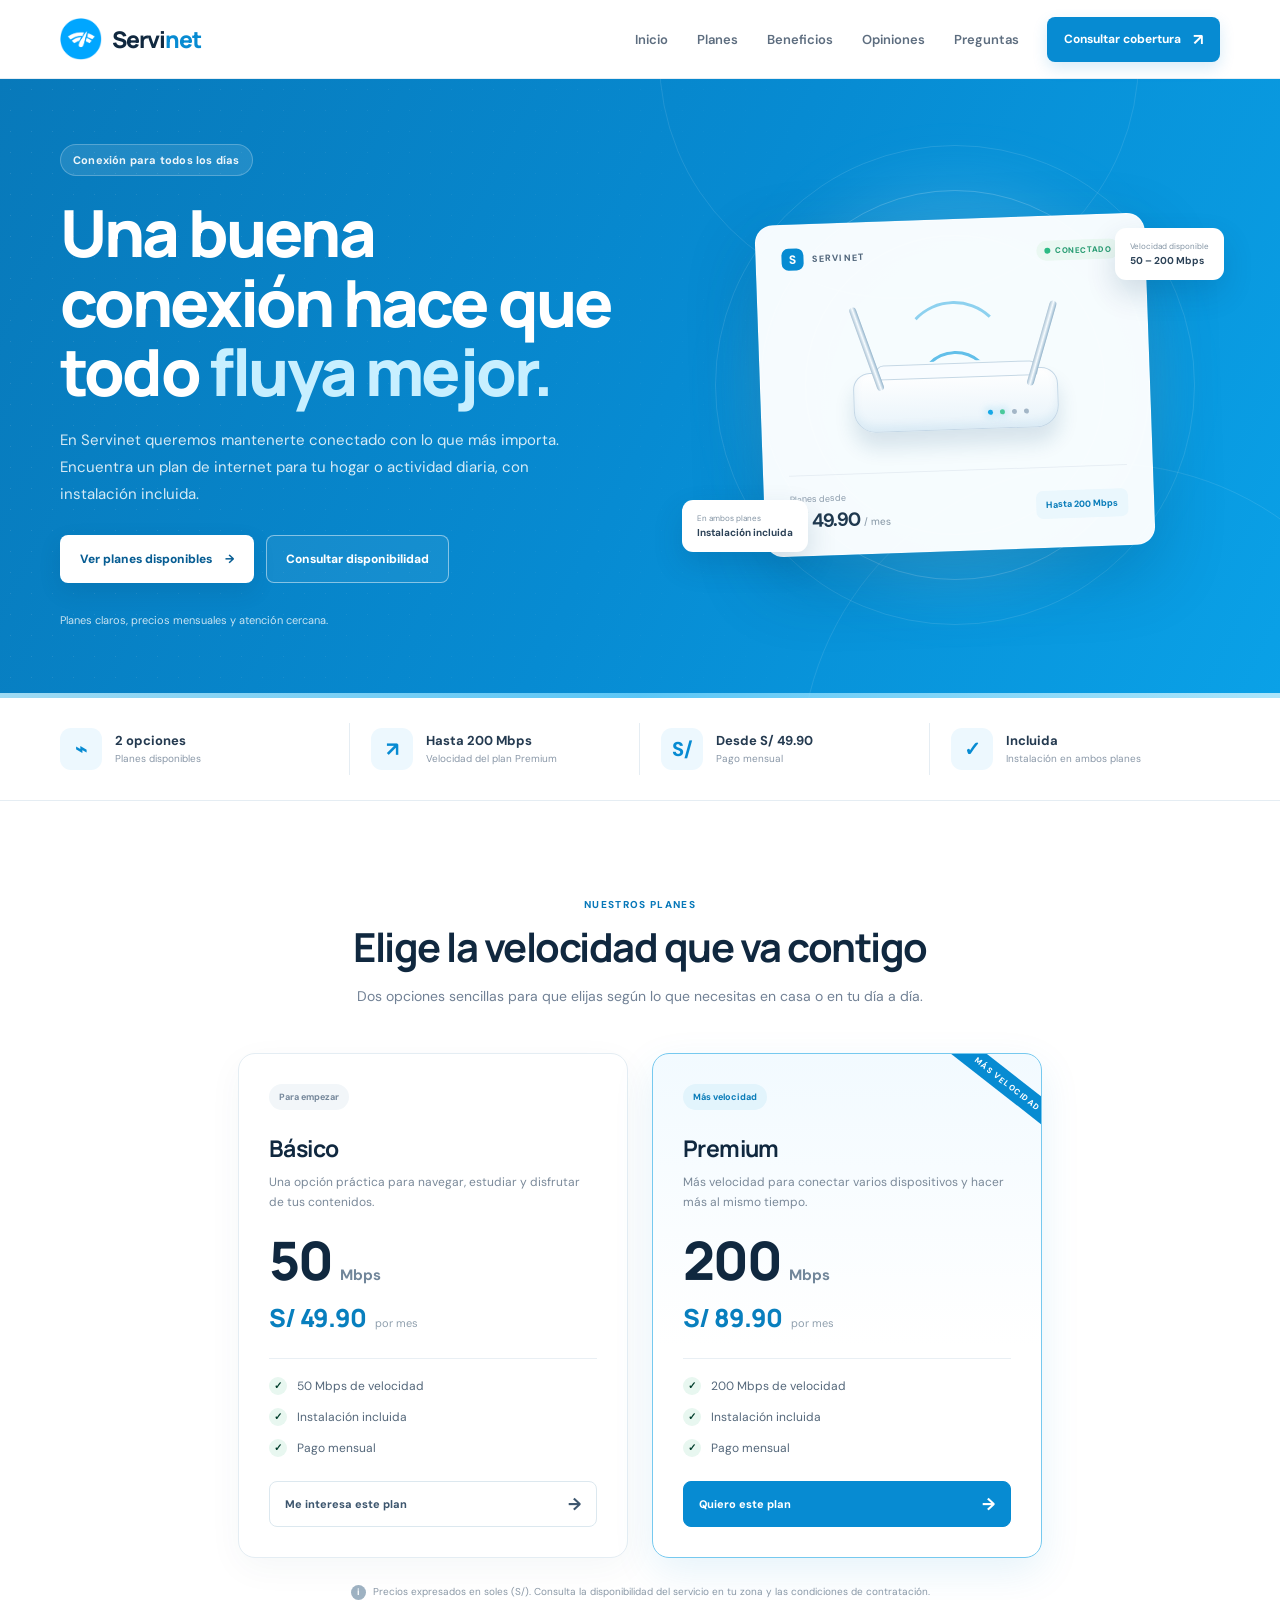
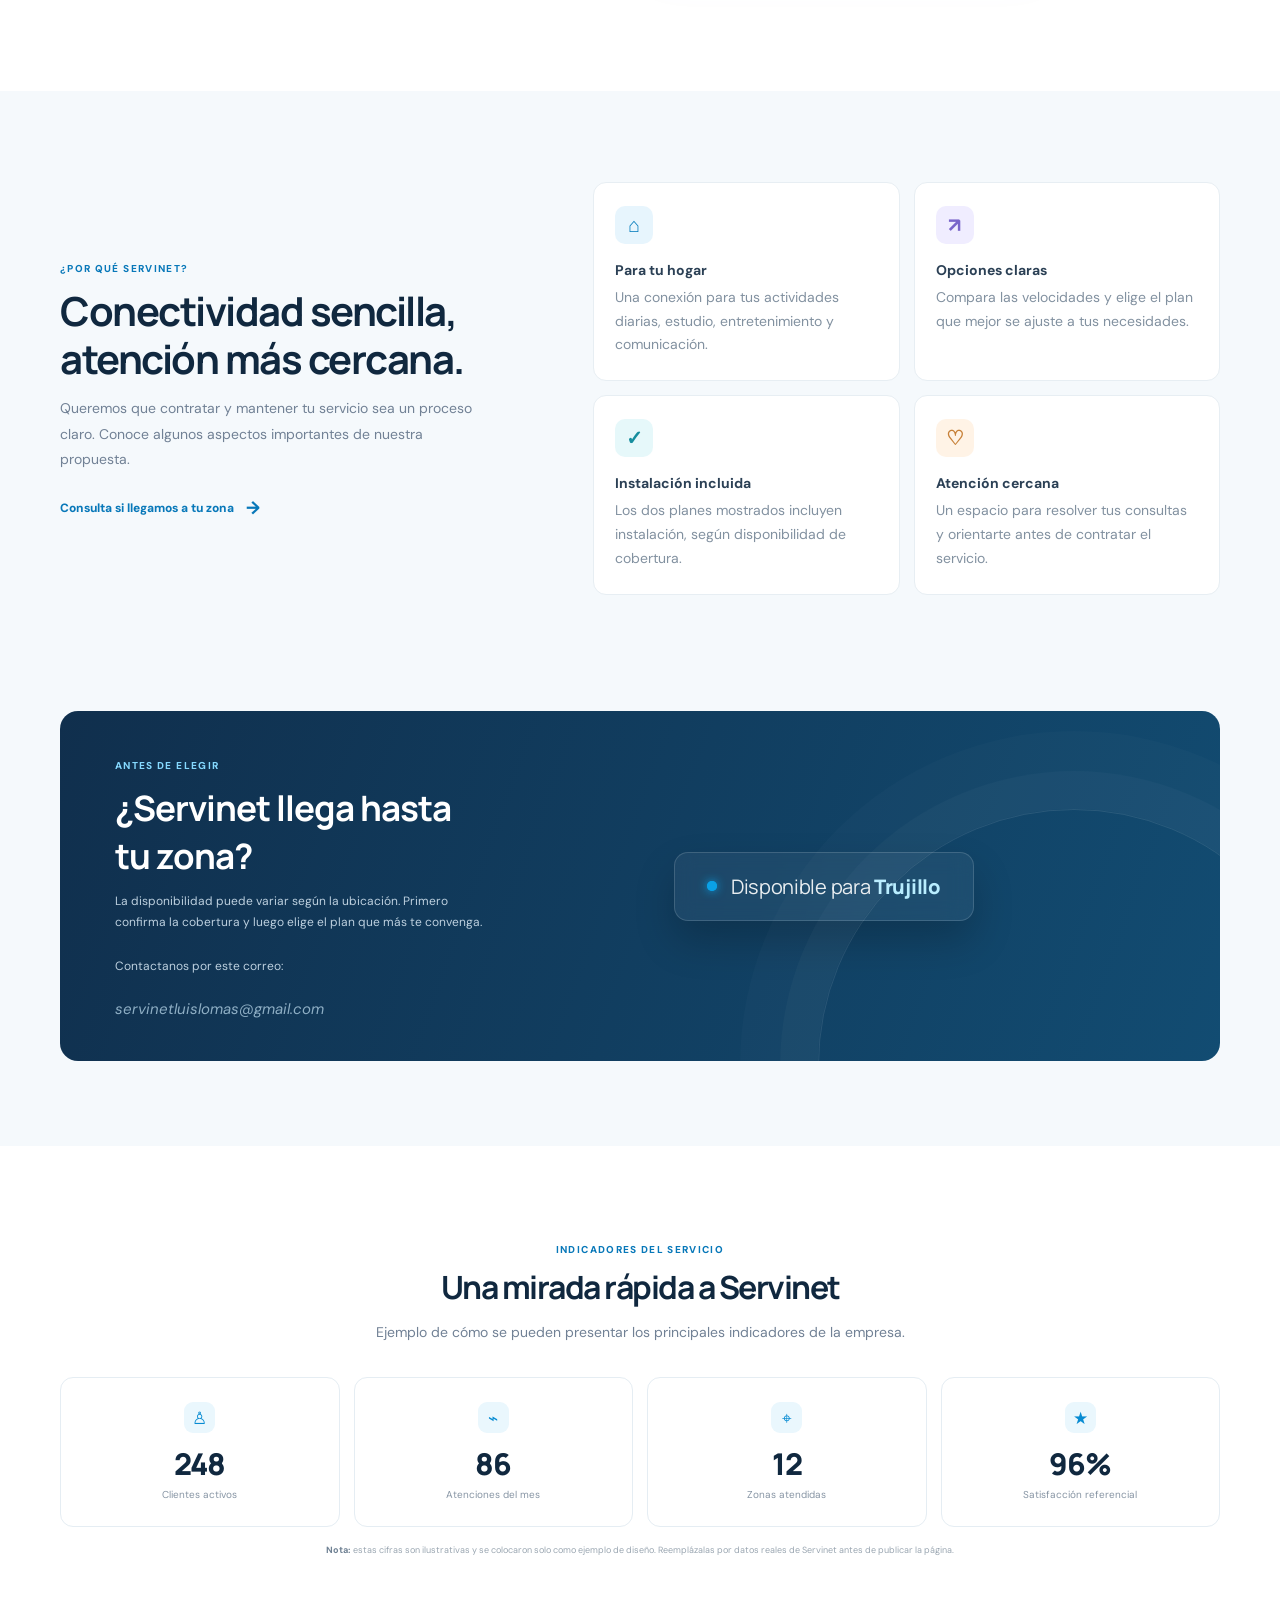
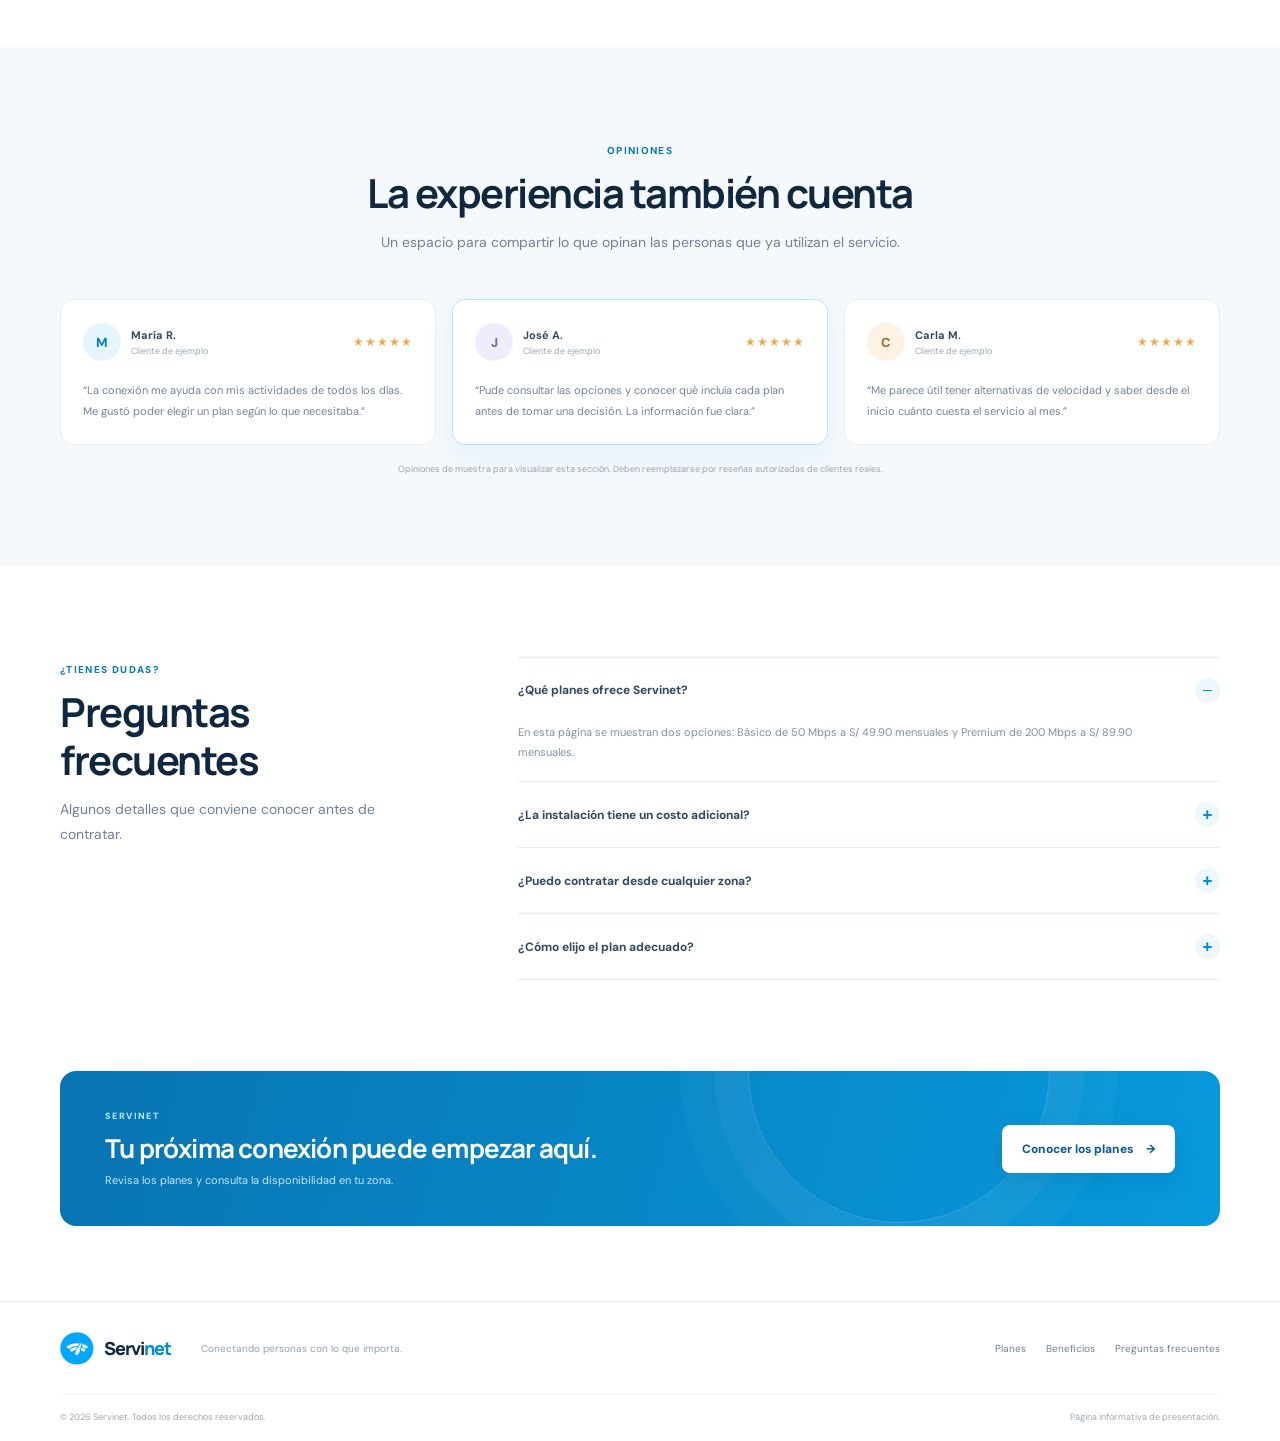
<file: index.html>
<!DOCTYPE html>
<html lang="es">
<head>
  <meta charset="UTF-8">
  <meta name="viewport" content="width=device-width, initial-scale=1.0">
  <meta name="description" content="Conoce los planes de internet de Servinet, sus velocidades, beneficios y opciones de atención.">
  <meta name="theme-color" content="#087fc4">
  <title>Servinet | Internet para tu día a día</title>
  <link rel="icon" type="image/png" href="assets/servinet-logo.png">
  <link rel="preconnect" href="https://fonts.googleapis.com">
  <link rel="preconnect" href="https://fonts.gstatic.com" crossorigin>
  <link href="https://fonts.googleapis.com/css2?family=DM+Sans:wght@400;500;600;700;800&family=Manrope:wght@400;500;600;700;800&display=swap" rel="stylesheet">
  <link rel="stylesheet" href="styles.css">
</head>
<body>
  <header class="site-header">
    <div class="container nav-wrap">
      <a class="brand" href="#inicio" aria-label="Servinet, inicio">
        <img src="assets/servinet-logo.png" alt="">
        <span>Servi<span class="brand-accent">net</span></span>
      </a>

      <button class="menu-toggle" id="menuToggle" type="button" aria-label="Abrir menú" aria-expanded="false" aria-controls="navLinks">
        <span></span><span></span><span></span>
      </button>

      <nav class="nav-links" id="navLinks" aria-label="Navegación principal">
        <a href="#inicio">Inicio</a>
        <a href="#planes">Planes</a>
        <a href="#beneficios">Beneficios</a>
        <a href="#opiniones">Opiniones</a>
        <a href="#preguntas">Preguntas</a>
      </nav>
      <a class="nav-button" href="#cobertura">Consultar cobertura <span aria-hidden="true">↗</span></a>
    </div>
  </header>

  <main>
    <section class="hero" id="inicio">
      <div class="hero-orb orb-one"></div>
      <div class="hero-orb orb-two"></div>
      <div class="container hero-layout">
        <div class="hero-copy">
          <span class="eyebrow">Conexión para todos los días</span>
          <h1>Una buena conexión hace que todo <span>fluya mejor.</span></h1>
          <p>En Servinet queremos mantenerte conectado con lo que más importa. Encuentra un plan de internet para tu hogar o actividad diaria, con instalación incluida.</p>
          <div class="hero-actions">
            <a class="button button-light" href="#planes">Ver planes disponibles <span aria-hidden="true">→</span></a>
            <a class="button button-outline" href="#cobertura">Consultar disponibilidad</a>
          </div>
          <div class="hero-assurance">
            <span>Planes claros, precios mensuales y atención cercana.</span>
          </div>
        </div>

        <div class="hero-visual" aria-label="Ilustración de conexión a internet">
          <div class="visual-glow"></div>
          <div class="signal-ring ring-one"></div>
          <div class="signal-ring ring-two"></div>
          <div class="signal-ring ring-three"></div>
          <div class="router-card">
            <div class="router-topline"><span class="router-brand"><span class="mini-mark">S</span> SERVINET</span><span class="live-pill"><i></i> CONECTADO</span></div>
            <div class="router-illustration">
              <div class="router-signal"><span></span><span></span><span></span></div>
              <div class="router-device"><div class="router-antenna left"></div><div class="router-antenna right"></div><div class="router-lights"><i></i><i></i><i></i><i></i></div></div>
            </div>
            <div class="router-bottom"><div><small>Planes desde</small><strong>S/ 49.90 <em>/ mes</em></strong></div><span class="speed-chip">Hasta 200 Mbps</span></div>
          </div>
          <div class="floating-note note-speed"><span><small>Velocidad disponible</small><strong>50 – 200 Mbps</strong></span></div>
          <div class="floating-note note-install"><span><small>En ambos planes</small><strong>Instalación incluida</strong></span></div>
        </div>
      </div>
      <div class="hero-bottom-line"></div>
    </section>

    <section class="quick-facts" aria-label="Información principal de los planes">
      <div class="container facts-grid">
        <article class="fact-item"><span class="fact-icon">⌁</span><div><strong>2 opciones</strong><small>Planes disponibles</small></div></article>
        <article class="fact-item"><span class="fact-icon">↗</span><div><strong>Hasta 200 Mbps</strong><small>Velocidad del plan Premium</small></div></article>
        <article class="fact-item"><span class="fact-icon">S/</span><div><strong>Desde S/ 49.90</strong><small>Pago mensual</small></div></article>
        <article class="fact-item"><span class="fact-icon">✓</span><div><strong>Incluida</strong><small>Instalación en ambos planes</small></div></article>
      </div>
    </section>

    <section class="section plans-section" id="planes">
      <div class="container">
        <div class="section-heading">
          <span class="section-label">Nuestros planes</span>
          <h2>Elige la velocidad que va contigo</h2>
          <p>Dos opciones sencillas para que elijas según lo que necesitas en casa o en tu día a día.</p>
        </div>

        <div class="plans-grid">
          <article class="plan-card">
            <div class="plan-top"><span class="plan-tag">Para empezar</span></div>
            <h3>Básico</h3>
            <p class="plan-description">Una opción práctica para navegar, estudiar y disfrutar de tus contenidos.</p>
            <div class="plan-speed"><strong>50</strong><span>Mbps</span></div>
            <div class="plan-price"><strong>S/ 49.90</strong><span>por mes</span></div>
            <div class="plan-divider"></div>
            <ul class="plan-features">
              <li><span>✓</span> 50 Mbps de velocidad</li>
              <li><span>✓</span> Instalación incluida</li>
              <li><span>✓</span> Pago mensual</li>
            </ul>
            <a class="plan-button plan-button-basic" href="#cobertura" data-plan="Básico · 50 Mbps · S/ 49.90">Me interesa este plan <span>→</span></a>
          </article>

          <article class="plan-card featured-plan">
            <div class="popular-ribbon">MÁS VELOCIDAD</div>
            <div class="plan-top"><span class="plan-tag premium-tag">Más velocidad</span></div>
            <h3>Premium</h3>
            <p class="plan-description">Más velocidad para conectar varios dispositivos y hacer más al mismo tiempo.</p>
            <div class="plan-speed"><strong>200</strong><span>Mbps</span></div>
            <div class="plan-price"><strong>S/ 89.90</strong><span>por mes</span></div>
            <div class="plan-divider"></div>
            <ul class="plan-features">
              <li><span>✓</span> 200 Mbps de velocidad</li>
              <li><span>✓</span> Instalación incluida</li>
              <li><span>✓</span> Pago mensual</li>
            </ul>
            <a class="plan-button plan-button-premium" href="#cobertura" data-plan="Premium · 200 Mbps · S/ 89.90">Quiero este plan <span>→</span></a>
          </article>
        </div>
        <p class="plans-note"><span>i</span> Precios expresados en soles (S/). Consulta la disponibilidad del servicio en tu zona y las condiciones de contratación.</p>
      </div>
    </section>

    <section class="benefits-section section" id="beneficios">
      <div class="container benefits-layout">
        <div class="benefits-intro">
          <span class="section-label">¿Por qué Servinet?</span>
          <h2>Conectividad sencilla, atención más cercana.</h2>
          <p>Queremos que contratar y mantener tu servicio sea un proceso claro. Conoce algunos aspectos importantes de nuestra propuesta.</p>
          <a class="text-link" href="#cobertura">Consulta si llegamos a tu zona <span>→</span></a>
        </div>
        <div class="benefits-grid">
          <article class="benefit-card"><span class="benefit-icon icon-blue">⌂</span><h3>Para tu hogar</h3>
          <p>Una conexión para tus actividades diarias, estudio, entretenimiento y comunicación.</p></article>
          <article class="benefit-card"><span class="benefit-icon icon-violet">↗</span><h3>Opciones claras</h3><p>Compara las velocidades y elige el plan que mejor se ajuste a tus necesidades.</p></article>
          <article class="benefit-card"><span class="benefit-icon icon-cyan">✓</span><h3>Instalación incluida</h3><p>Los dos planes mostrados incluyen instalación, según disponibilidad de cobertura.</p></article>
          <article class="benefit-card"><span class="benefit-icon icon-orange">♡</span><h3>Atención cercana</h3><p>Un espacio para resolver tus consultas y orientarte antes de contratar el servicio.</p></article>
        </div>
      </div>
    </section>

    <section class="coverage-section" id="cobertura">
      <div class="container coverage-panel">
        <div class="coverage-copy">
          <span class="section-label label-light">Antes de elegir</span>
          <h2>¿Servinet llega hasta tu zona?</h2>
          <p>La disponibilidad puede variar según la ubicación. Primero confirma la cobertura y luego elige el plan que más te convenga.</p>
          <p>Contactanos por este correo:</p>
          <p class="contact-placeholder">servinetluislomas@gmail.com</p>
        </div>
        <div class="coverage-side">
          <div class="location-badge-dark">
          <span class="pulse-dot-cyan"></span>
          <p>Disponible para <span>Trujillo</span></p>
        </div>
    </div>
      </div>
    </section>

    <section class="section numbers-section" id="resultados">
      <div class="container">
        <div class="section-heading compact-heading">
          <span class="section-label">Indicadores del servicio</span>
          <h2>Una mirada rápida a Servinet</h2>
          <p>Ejemplo de cómo se pueden presentar los principales indicadores de la empresa.</p>
        </div>
        <div class="numbers-grid">
          <article class="number-card"><span class="number-icon">♙</span><strong>248</strong><span>Clientes activos</span></article>
          <article class="number-card"><span class="number-icon">⌁</span><strong>86</strong><span>Atenciones del mes</span></article>
          <article class="number-card"><span class="number-icon">⌖</span><strong>12</strong><span>Zonas atendidas</span></article>
          <article class="number-card"><span class="number-icon">★</span><strong>96%</strong><span>Satisfacción referencial</span></article>
        </div>
        <p class="demo-disclaimer"><span>Nota:</span> estas cifras son ilustrativas y se colocaron solo como ejemplo de diseño. Reemplázalas por datos reales de Servinet antes de publicar la página.</p>
      </div>
    </section>

    <section class="section reviews-section" id="opiniones">
      <div class="container">
        <div class="section-heading">
          <span class="section-label">Opiniones</span>
          <h2>La experiencia también cuenta</h2>
          <p>Un espacio para compartir lo que opinan las personas que ya utilizan el servicio.</p>
        </div>
        <div class="reviews-grid">
          <article class="review-card">
            <div class="review-top"><div class="review-avatar avatar-one">M</div><div><strong>María R.</strong><small>Cliente de ejemplo</small></div><span class="review-stars" aria-label="5 de 5 estrellas">★★★★★</span></div>
            <p>“La conexión me ayuda con mis actividades de todos los días. Me gustó poder elegir un plan según lo que necesitaba.”</p>
          </article>
          <article class="review-card review-featured">
            <div class="review-top"><div class="review-avatar avatar-two">J</div><div><strong>José A.</strong><small>Cliente de ejemplo</small></div><span class="review-stars" aria-label="5 de 5 estrellas">★★★★★</span></div>
            <p>“Pude consultar las opciones y conocer qué incluía cada plan antes de tomar una decisión. La información fue clara.”</p>
          </article>
          <article class="review-card">
            <div class="review-top"><div class="review-avatar avatar-three">C</div><div><strong>Carla M.</strong><small>Cliente de ejemplo</small></div><span class="review-stars" aria-label="5 de 5 estrellas">★★★★★</span></div>
            <p>“Me parece útil tener alternativas de velocidad y saber desde el inicio cuánto cuesta el servicio al mes.”</p>
          </article>
        </div>
        <p class="reviews-disclaimer">Opiniones de muestra para visualizar esta sección. Deben reemplazarse por reseñas autorizadas de clientes reales.</p>
      </div>
    </section>

    <section class="section faq-section" id="preguntas">
      <div class="container faq-layout">
        <div class="faq-intro"><span class="section-label">¿Tienes dudas?</span><h2>Preguntas frecuentes</h2><p>Algunos detalles que conviene conocer antes de contratar.</p></div>
        <div class="faq-list">
          <article class="faq-item open"><button class="faq-question" type="button" aria-expanded="true"><span>¿Qué planes ofrece Servinet?</span><i></i></button><div class="faq-answer"><p>En esta página se muestran dos opciones: Básico de 50 Mbps a S/ 49.90 mensuales y Premium de 200 Mbps a S/ 89.90 mensuales.</p></div></article>
          <article class="faq-item"><button class="faq-question" type="button" aria-expanded="false"><span>¿La instalación tiene un costo adicional?</span><i></i></button><div class="faq-answer"><p>La instalación figura como incluida en ambos planes mostrados. Confirma las condiciones al consultar la cobertura.</p></div></article>
          <article class="faq-item"><button class="faq-question" type="button" aria-expanded="false"><span>¿Puedo contratar desde cualquier zona?</span><i></i></button><div class="faq-answer"><p>La disponibilidad depende de la cobertura de Servinet. Es necesario verificar tu ubicación antes de solicitar una instalación.</p></div></article>
          <article class="faq-item"><button class="faq-question" type="button" aria-expanded="false"><span>¿Cómo elijo el plan adecuado?</span><i></i></button><div class="faq-answer"><p>Compara la velocidad y el precio mensual. Si tienes dudas, solicita orientación para elegir la opción que se ajuste a tus actividades.</p></div></article>
        </div>
      </div>
    </section>

    <section class="final-cta">
      <div class="container final-cta-inner">
        <div><span class="final-kicker">SERVINET</span><h2>Tu próxima conexión puede empezar aquí.</h2><p>Revisa los planes y consulta la disponibilidad en tu zona.</p></div>
        <a class="button button-light" href="#planes">Conocer los planes <span aria-hidden="true">→</span></a>
      </div>
    </section>
  </main>

  <footer class="site-footer">
    <div class="container footer-main">
      <a class="brand footer-brand" href="#inicio"><img src="assets/servinet-logo.png" alt=""><span>Servi<span class="brand-accent">net</span></span></a>
      <p>Conectando personas con lo que importa.</p>
      <div class="footer-nav"><a href="#planes">Planes</a><a href="#beneficios">Beneficios</a><a href="#preguntas">Preguntas frecuentes</a></div>
    </div>
    <div class="container footer-bottom"><span>© <span id="currentYear">2026</span> Servinet. Todos los derechos reservados.</span><span>Página informativa de presentación.</span></div>
  </footer>

  <script src="script.js"></script>
</body>
</html>
</file>
<file: styles.css>
:root {
  --blue: #078bd2;
  --blue-dark: #0878b9;
  --blue-deep: #075d93;
  --navy: #10283f;
  --text: #26384b;
  --muted: #718195;
  --pale: #f3f9fd;
  --line: #e5edf3;
  --white: #ffffff;
  --shadow: 0 18px 55px rgba(18, 56, 86, .09);
}

* { box-sizing: border-box; }
html { scroll-behavior: smooth; scroll-padding-top: 90px; }
body { margin: 0; color: var(--text); background: #fff; font-family: "DM Sans", Arial, sans-serif; -webkit-font-smoothing: antialiased; }
a { color: inherit; text-decoration: none; }
button { font: inherit; }
.container { width: min(1160px, calc(100% - 48px)); margin: 0 auto; }

/* Navegación */
.site-header { position: sticky; z-index: 50; top: 0; background: rgba(255,255,255,.94); border-bottom: 1px solid rgba(226,235,242,.86); backdrop-filter: blur(14px); }
.nav-wrap { display: flex; align-items: center; justify-content: space-between; min-height: 78px; gap: 28px; }
.brand { display: inline-flex; align-items: center; gap: 10px; color: var(--navy); font-family: Manrope, sans-serif; font-size: 23px; font-weight: 800; letter-spacing: -1px; white-space: nowrap; }
.brand img { width: 42px; height: 42px; object-fit: contain; }
.brand-accent { color: var(--blue); }
.nav-links { display: flex; align-items: center; gap: 29px; margin-left: auto; }
.nav-links a { color: #5d6d7f; font-size: 13px; font-weight: 600; transition: color .2s ease; }
.nav-links a:hover { color: var(--blue); }
.nav-button { display: inline-flex; align-items: center; gap: 12px; padding: 12px 17px; border-radius: 8px; color: #fff; background: var(--blue); box-shadow: 0 6px 15px rgba(7,139,210,.16); font-size: 12px; font-weight: 700; transition: background .2s, transform .2s; }
.nav-button:hover { background: var(--blue-dark); transform: translateY(-1px); }
.nav-button span { font-size: 16px; }
.menu-toggle { display: none; width: 42px; height: 42px; padding: 10px; border: 1px solid var(--line); border-radius: 9px; background: #fff; cursor: pointer; }
.menu-toggle span { display: block; height: 2px; margin: 4px 0; border-radius: 2px; background: var(--navy); }

/* Portada */
.hero { position: relative; overflow: hidden; color: #fff; background: linear-gradient(116deg, #0879ba 0%, #078bd2 52%, #0aa1e7 100%); }
.hero::before { position: absolute; inset: 0; content: ""; opacity: .16; background-image: radial-gradient(rgba(255,255,255,.65) .7px, transparent .7px); background-size: 21px 21px; mask-image: linear-gradient(90deg, #000, transparent 72%); }
.hero-layout { position: relative; z-index: 1; display: grid; grid-template-columns: 1.05fr .95fr; align-items: center; min-height: 590px; gap: 44px; padding-top: 65px; padding-bottom: 66px; }
.hero-copy { max-width: 590px; }
.eyebrow { display: inline-flex; align-items: center; gap: 9px; margin-bottom: 22px; padding: 8px 12px; border: 1px solid rgba(255,255,255,.24); border-radius: 30px; color: rgba(255,255,255,.92); background: rgba(255,255,255,.10); font-size: 11px; font-weight: 700; letter-spacing: .2px; }
.eyebrow-dot { width: 7px; height: 7px; border-radius: 50%; background: #b8edff; box-shadow: 0 0 0 4px rgba(184,237,255,.15); }
h1, h2, h3, p { margin-top: 0; }
h1, h2 { font-family: Manrope, "DM Sans", sans-serif; }
h1 { max-width: 650px; margin-bottom: 20px; font-size: clamp(43px, 5.1vw, 65px); font-weight: 800; line-height: 1.07; letter-spacing: -2.8px; }
h1 span { color: #c7efff; }
.hero-copy > p { max-width: 520px; margin-bottom: 27px; color: rgba(255,255,255,.83); font-size: 15px; line-height: 1.8; }
.hero-actions { display: flex; flex-wrap: wrap; align-items: center; gap: 12px; }
.button { display: inline-flex; min-height: 48px; align-items: center; justify-content: center; gap: 13px; padding: 0 19px; border: 1px solid transparent; border-radius: 8px; font-size: 12px; font-weight: 800; transition: transform .2s, background .2s, box-shadow .2s; }
.button:hover { transform: translateY(-2px); }
.button-light { color: var(--blue-deep); background: #fff; box-shadow: 0 8px 22px rgba(4,50,80,.12); }
.button-light:hover { background: #edf9ff; }
.button-outline { border-color: rgba(255,255,255,.48); color: #fff; background: rgba(255,255,255,.06); }
.button-outline:hover { background: rgba(255,255,255,.14); }
.hero-assurance { display: flex; align-items: center; gap: 9px; margin-top: 30px; color: rgba(255,255,255,.78); font-size: 11px; }
.assurance-icon { display: grid; width: 19px; height: 19px; place-items: center; border-radius: 50%; color: var(--blue-deep); background: #c8f1ff; font-size: 11px; font-weight: 900; }
.hero-visual { position: relative; display: grid; min-height: 430px; place-items: center; }
.visual-glow { position: absolute; width: 380px; height: 380px; border-radius: 50%; background: rgba(176,234,255,.22); filter: blur(35px); }
.signal-ring { position: absolute; border: 1px solid rgba(255,255,255,.19); border-radius: 50%; }
.ring-one { width: 300px; height: 300px; }
.ring-two { width: 390px; height: 390px; }
.ring-three { width: 480px; height: 480px; border-color: rgba(255,255,255,.11); }
.router-card { position: relative; z-index: 2; width: min(100%, 390px); padding: 23px 25px 22px; border: 1px solid rgba(255,255,255,.58); border-radius: 18px; color: var(--navy); background: rgba(255,255,255,.96); box-shadow: 0 26px 70px rgba(4,54,84,.24); transform: rotate(-2deg); }
.router-topline, .router-bottom { display: flex; align-items: center; justify-content: space-between; gap: 12px; }
.router-brand { display: flex; align-items: center; gap: 8px; color: #51667b; font-size: 9px; font-weight: 800; letter-spacing: 1.2px; }
.mini-mark { display: grid; width: 22px; height: 22px; place-items: center; border-radius: 7px; color: #fff; background: var(--blue); font-size: 12px; }
.live-pill { display: inline-flex; align-items: center; gap: 5px; padding: 5px 8px; border-radius: 20px; color: #269b71; background: #eaf8f2; font-size: 8px; font-weight: 800; letter-spacing: .6px; }
.live-pill i { width: 6px; height: 6px; border-radius: 50%; background: #2dbb85; }
.router-illustration { position: relative; display: grid; height: 205px; place-items: center; }
.router-device { position: relative; z-index: 2; width: 205px; height: 60px; margin-top: 65px; border: 1px solid #c4d7e6; border-radius: 17px 17px 22px 22px; background: linear-gradient(180deg, #fff, #e8f3fa); box-shadow: 0 15px 20px rgba(19,80,121,.14), inset 0 -5px 10px rgba(10,116,177,.07); }
.router-device::before { position: absolute; top: -8px; left: 22px; width: 160px; height: 13px; border: 1px solid #c6d8e5; border-radius: 8px 8px 4px 4px; background: #f8fcff; content: ""; }
.router-antenna { position: absolute; bottom: 41px; width: 7px; height: 88px; border-radius: 6px; background: linear-gradient(90deg, #a9c1d3, #f7fcff, #91b2ca); transform-origin: bottom; }
.router-antenna.left { left: 24px; transform: rotate(-18deg); }
.router-antenna.right { right: 24px; transform: rotate(18deg); }
.router-lights { position: absolute; right: 29px; bottom: 13px; display: flex; gap: 7px; }
.router-lights i { width: 5px; height: 5px; border-radius: 50%; background: #17a9e7; box-shadow: 0 0 8px rgba(23,169,231,.65); }
.router-lights i:nth-child(2) { background: #49c99b; }
.router-lights i:nth-child(3) { background: #a3b6c7; box-shadow: none; }
.router-lights i:nth-child(4) { background: #a3b6c7; box-shadow: none; }
.router-signal { position: absolute; top: 18px; display: flex; width: 150px; height: 78px; justify-content: center; overflow: hidden; }
.router-signal span { position: absolute; bottom: -65px; width: 75px; height: 75px; border: 3px solid transparent; border-top-color: #62bfe9; border-radius: 50%; }
.router-signal span:nth-child(2) { bottom: -48px; width: 108px; height: 108px; opacity: .7; }
.router-signal span:nth-child(3) { bottom: -31px; width: 140px; height: 140px; opacity: .4; }
.router-bottom { padding-top: 17px; border-top: 1px solid #e7eef4; }
.router-bottom small { display: block; margin-bottom: 3px; color: #8a9aaa; font-size: 9px; }
.router-bottom strong { color: #20394f; font-size: 19px; letter-spacing: -.7px; }
.router-bottom em { color: #91a0ae; font-size: 10px; font-style: normal; font-weight: 500; letter-spacing: 0; }
.speed-chip { padding: 8px 10px; border-radius: 7px; color: #087cb9; background: #eaf7fd; font-size: 9px; font-weight: 800; }
.floating-note { position: absolute; z-index: 3; display: flex; align-items: center; gap: 10px; padding: 12px 14px; border: 1px solid rgba(255,255,255,.7); border-radius: 11px; color: var(--navy); background: #fff; box-shadow: 0 13px 30px rgba(3,59,92,.16); }
.floating-note small { display: block; margin-bottom: 3px; color: #8293a3; font-size: 8px; }
.floating-note strong { display: block; color: #2c4257; font-size: 10px; }
.note-speed { top: 58px; right: -4px; }
.note-install { bottom: 48px; left: -8px; }
.note-icon, .note-check { display: grid; width: 29px; height: 29px; place-items: center; border-radius: 8px; color: #0787c9; background: #e9f7fd; font-size: 16px; font-weight: 800; }
.note-check { color: #209d75; background: #e9f8f1; }
.hero-orb { position: absolute; border: 1px solid rgba(255,255,255,.10); border-radius: 50%; }
.orb-one { top: -260px; right: 11%; width: 480px; height: 480px; }
.orb-two { right: -130px; bottom: -375px; width: 610px; height: 610px; }
.hero-bottom-line { height: 5px; background: linear-gradient(90deg, #c4f1ff, #70d5ff, #d4f6ff); opacity: .8; }

/* Datos rápidos */
.quick-facts { position: relative; z-index: 4; border-bottom: 1px solid var(--line); background: #fff; }
.facts-grid { display: grid; grid-template-columns: repeat(4, 1fr); padding-top: 25px; padding-bottom: 25px; }
.fact-item { display: flex; align-items: center; gap: 13px; padding: 5px 21px; border-right: 1px solid var(--line); }
.fact-item:first-child { padding-left: 0; }
.fact-item:last-child { border-right: 0; }
.fact-icon { display: grid; width: 42px; height: 42px; flex: 0 0 auto; place-items: center; border-radius: 11px; color: var(--blue); background: #edf8fe; font-size: 20px; font-weight: 800; }
.fact-item strong { display: block; margin-bottom: 3px; color: #243a50; font-size: 13px; }
.fact-item small { display: block; color: #8a98a8; font-size: 10px; }

/* Secciones generales */
.section { padding: 91px 0; }
.section-heading { max-width: 650px; margin: 0 auto 44px; text-align: center; }
.section-label { display: inline-block; margin-bottom: 12px; color: var(--blue-dark); font-size: 10px; font-weight: 800; letter-spacing: 1.35px; text-transform: uppercase; }
.section-heading h2, .benefits-intro h2, .faq-intro h2 { margin-bottom: 13px; color: var(--navy); font-size: clamp(29px, 3.4vw, 40px); line-height: 1.2; letter-spacing: -1.5px; }
.section-heading > p, .benefits-intro > p, .faq-intro > p { margin-bottom: 0; color: var(--muted); font-size: 14px; line-height: 1.8; }

/* Planes */
.plans-section { background: #fff; }
.plans-grid { display: grid; grid-template-columns: repeat(2, minmax(0, 390px)); justify-content: center; gap: 24px; }
.plan-card { position: relative; overflow: hidden; padding: 30px; border: 1px solid #e4edf3; border-radius: 17px; background: #fff; box-shadow: 0 10px 35px rgba(28,66,96,.045); transition: transform .22s, box-shadow .22s; }
.plan-card:hover { transform: translateY(-5px); box-shadow: var(--shadow); }
.featured-plan { border: 1.5px solid #76c9ef; background: linear-gradient(180deg, #f2faff 0%, #fff 58%); box-shadow: 0 14px 40px rgba(7,139,210,.10); }
.popular-ribbon { position: absolute; top: 19px; right: -34px; width: 135px; padding: 6px 0; color: #fff; background: var(--blue); text-align: center; font-size: 8px; font-weight: 800; letter-spacing: 1px; transform: rotate(38deg); }
.plan-top { display: flex; align-items: center; justify-content: space-between; margin-bottom: 22px; }
.plan-icon { display: grid; width: 43px; height: 43px; place-items: center; border-radius: 12px; font-size: 23px; }
.basic-icon { color: #0787c9; background: #eaf7fd; }
.premium-icon { color: #087db8; background: #ddf2fc; }
.plan-tag { padding: 7px 10px; border-radius: 30px; color: #75879a; background: #f2f6f9; font-size: 9px; font-weight: 700; }
.premium-tag { color: #087bb8; background: #e2f4fc; }
.plan-card h3 { margin-bottom: 8px; color: var(--navy); font-family: Manrope, sans-serif; font-size: 23px; letter-spacing: -.6px; }
.plan-description { min-height: 43px; margin-bottom: 19px; color: #7a8999; font-size: 12px; line-height: 1.7; }
.plan-speed { display: flex; align-items: baseline; gap: 8px; color: var(--navy); }
.plan-speed strong { font-family: Manrope, sans-serif; font-size: 53px; font-weight: 800; line-height: 1; letter-spacing: -2px; }
.plan-speed span { color: #71869a; font-size: 15px; font-weight: 700; }
.plan-price { display: flex; align-items: baseline; gap: 8px; margin-top: 13px; }
.plan-price strong { color: #087fbe; font-family: Manrope, sans-serif; font-size: 25px; font-weight: 800; letter-spacing: -.8px; }
.plan-price span { color: #90a0ae; font-size: 11px; }
.plan-divider { height: 1px; margin: 23px 0 18px; background: #e9eff4; }
.plan-features { display: grid; gap: 13px; margin: 0 0 24px; padding: 0; list-style: none; }
.plan-features li { display: flex; align-items: center; gap: 10px; color: #54677a; font-size: 12px; }
.plan-features li span { display: grid; width: 18px; height: 18px; place-items: center; border-radius: 50%; color: #003d2b; background: #e8f7f0; font-size: 10px; font-weight: 900; }
.plan-button { display: flex; min-height: 46px; align-items: center; justify-content: space-between; padding: 0 15px; border: 1px solid #dce8ef; border-radius: 8px; color: #3d566e; background: #fff; font-size: 11px; font-weight: 800; transition: all .2s; }
.plan-button:hover { border-color: var(--blue); color: var(--blue-dark); }
.plan-button-premium { border-color: var(--blue); color: #fff; background: var(--blue); }
.plan-button-premium:hover { color: #fff; background: var(--blue-dark); }
.plan-button span { font-size: 17px; }
.plans-note { max-width: 830px; margin: 25px auto 0; color: #8b99a7; text-align: center; font-size: 10px; line-height: 1.7; }
.plans-note span { display: inline-grid; width: 15px; height: 15px; margin-right: 4px; place-items: center; border-radius: 50%; color: #fff; background: #9eb2c2; font-size: 9px; font-weight: 800; }

/* Beneficios */
.benefits-section { background: #f5f9fc; }
.benefits-layout { display: grid; grid-template-columns: .85fr 1.15fr; align-items: center; gap: 70px; }
.benefits-intro h2 { max-width: 410px; }
.benefits-intro > p { max-width: 420px; margin-bottom: 24px; }
.text-link { display: inline-flex; align-items: center; gap: 12px; color: var(--blue-dark); font-size: 12px; font-weight: 800; }
.text-link span { font-size: 18px; transition: transform .2s; }
.text-link:hover span { transform: translateX(4px); }
.benefits-grid { display: grid; grid-template-columns: repeat(2, 1fr); gap: 14px; }
.benefit-card { min-height: 185px; padding: 23px 21px; border: 1px solid #e7eef3; border-radius: 13px; background: #fff; transition: transform .2s, box-shadow .2s; }
.benefit-card:hover { transform: translateY(-4px); box-shadow: 0 12px 30px rgba(23,60,90,.07); }
.benefit-icon { display: grid; width: 38px; height: 38px; margin-bottom: 17px; place-items: center; border-radius: 10px; font-size: 20px; font-weight: 800; }
.icon-blue { color: #087ebd; background: #e7f5fd; }
.icon-violet { color: #7965ca; background: #f0edff; }
.icon-cyan { color: #168e9e; background: #e6f8fa; }
.icon-orange { color: #c78038; background: #fff3e6; }
.benefit-card h3 { margin-bottom: 7px; color: #2b4055; font-size: 14px; }
.benefit-card p { margin-bottom: 0; color: #8291a0; font-size: 14px; line-height: 1.7; }

/* Cobertura */
.coverage-section { padding: 25px 0 85px; background: #f5f9fc; }
.coverage-panel { position: relative; overflow: hidden; display: grid; grid-template-columns: .7fr 1.3fr; align-items: center; min-height: 310px; padding: 42px 55px; border-radius: 18px; color: #fff; background: linear-gradient(110deg, #102f4d, #124c72); }
.coverage-panel::after { position: absolute; right: -110px; bottom: -260px; width: 510px; height: 510px; border: 1px solid rgba(255,255,255,.1); border-radius: 50%; box-shadow: 0 0 0 38px rgba(255,255,255,.025), 0 0 0 78px rgba(255,255,255,.02); content: ""; }
.coverage-art { position: relative; display: grid; width: 220px; height: 220px; place-items: center; justify-self: center; }
.coverage-circle { position: absolute; border: 1px solid rgba(119,211,250,.45); border-radius: 50%; }
.circle-a { width: 110px; height: 110px; }
.circle-b { width: 185px; height: 185px; opacity: .6; }
.coverage-pin { position: relative; z-index: 2; display: grid; width: 70px; height: 70px; place-items: center; border: 1px solid rgba(255,255,255,.65); border-radius: 22px 22px 22px 5px; color: #fff; background: linear-gradient(135deg, #0cabea, #0879bd); box-shadow: 0 12px 35px rgba(0,0,0,.2); font-size: 37px; transform: rotate(-45deg); }
.coverage-pin span { transform: rotate(45deg); }
.coverage-dot { position: absolute; z-index: 3; width: 9px; height: 9px; border: 2px solid #fff; border-radius: 50%; background: #4ed5ff; box-shadow: 0 0 0 5px rgba(78,213,255,.15); }
.dot-a { top: 25px; right: 54px; }.dot-b { bottom: 31px; left: 33px; }.dot-c { right: 15px; bottom: 59px; }
.coverage-copy { position: relative; z-index: 2; }
.label-light { color: #85d9ff; }
.coverage-copy h2 { max-width: 530px; margin-bottom: 11px; color: #fff; font-size: clamp(27px, 3vw, 35px); letter-spacing: -1px; }
.coverage-copy > p:not(.contact-placeholder) { max-width: 565px; margin-bottom: 22px; color: #bdd0df; font-size: 12px; line-height: 1.8; }
.coverage-steps { display: flex; flex-wrap: wrap; gap: 20px; }
.coverage-steps span { display: flex; align-items: center; gap: 8px; color: #edf7fc; font-size: 10px; font-weight: 600; }
.coverage-steps b { display: grid; width: 24px; height: 24px; place-items: center; border-radius: 7px; color: #9ce1ff; background: rgba(255,255,255,.12); font-size: 9px; }
.contact-placeholder { margin: 19px 0 0; color: #8eaec4; font-size: 15px; font-style: italic; }

/* Indicadores */
.numbers-section { background: #fff; }
.compact-heading { margin-bottom: 32px; }
.compact-heading h2 { font-size: 32px; }
.numbers-grid { display: grid; grid-template-columns: repeat(4, 1fr); gap: 14px; }
.number-card { display: flex; min-height: 150px; align-items: center; flex-direction: column; justify-content: center; border: 1px solid var(--line); border-radius: 13px; background: #fff; }
.number-icon { display: grid; width: 31px; height: 31px; margin-bottom: 10px; place-items: center; border-radius: 9px; color: var(--blue); background: #eaf7fd; font-size: 17px; }
.number-card strong { color: var(--navy); font-family: Manrope, sans-serif; font-size: 30px; font-weight: 800; letter-spacing: -1px; }
.number-card > span:last-child { margin-top: 4px; color: #8795a4; font-size: 10px; }
.demo-disclaimer { margin: 17px 0 0; color: #9aa6b1; text-align: center; font-size: 9px; }
.demo-disclaimer span { color: #708294; font-weight: 800; }

/* Opiniones */
.reviews-section { background: #f5f9fc; }
.reviews-grid { display: grid; grid-template-columns: repeat(3, 1fr); gap: 16px; }
.review-card { padding: 23px 22px; border: 1px solid #e7eef3; border-radius: 13px; background: #fff; }
.review-featured { border-color: #b9e4f8; box-shadow: 0 12px 30px rgba(7,139,210,.07); }
.review-top { display: flex; align-items: center; gap: 10px; }
.review-avatar { display: grid; width: 38px; height: 38px; flex: 0 0 auto; place-items: center; border-radius: 50%; color: #087db8; background: #e5f5fc; font-size: 13px; font-weight: 800; }
.avatar-two { color: #6d67b5; background: #efedfc; }.avatar-three { color: #a46a2e; background: #fff2e3; }
.review-top strong { display: block; color: #354a5e; font-size: 11px; }
.review-top small { display: block; margin-top: 3px; color: #9aa6b2; font-size: 9px; }
.review-stars { margin-left: auto; color: #edae48; font-size: 12px; letter-spacing: 1px; white-space: nowrap; }
.review-card > p { margin: 19px 0 0; color: #728295; font-size: 11px; line-height: 1.85; }
.reviews-disclaimer { margin: 18px 0 0; color: #98a5b1; text-align: center; font-size: 9px; }

/* Preguntas */
.faq-section { background: #fff; }
.faq-layout { display: grid; grid-template-columns: .7fr 1.3fr; gap: 80px; }
.faq-intro h2 { max-width: 320px; }
.faq-intro > p { max-width: 320px; }
.faq-list { border-top: 1px solid var(--line); }
.faq-item { border-bottom: 1px solid var(--line); }
.faq-question { display: flex; width: 100%; align-items: center; justify-content: space-between; gap: 20px; padding: 20px 0; border: 0; color: #33495e; background: transparent; text-align: left; cursor: pointer; font-size: 12px; font-weight: 700; }
.faq-question i { position: relative; width: 25px; height: 25px; flex: 0 0 auto; border-radius: 50%; background: #edf7fc; }
.faq-question i::before, .faq-question i::after { position: absolute; top: 12px; left: 8px; width: 9px; height: 1.5px; border-radius: 2px; background: var(--blue); content: ""; }
.faq-question i::after { transform: rotate(90deg); transition: transform .2s; }
.faq-item.open .faq-question i::after { transform: rotate(0); }
.faq-answer { display: grid; grid-template-rows: 0fr; transition: grid-template-rows .25s ease; }
.faq-answer p { overflow: hidden; margin: 0; color: #81909f; font-size: 11px; line-height: 1.8; }
.faq-item.open .faq-answer { grid-template-rows: 1fr; }
.faq-item.open .faq-answer p { padding: 0 38px 19px 0; }

/* Cierre y pie */
.final-cta { padding: 0 0 75px; background: #fff; }
.final-cta-inner { position: relative; overflow: hidden; display: flex; align-items: center; justify-content: space-between; gap: 35px; padding: 39px 45px; border-radius: 16px; color: #fff; background: linear-gradient(105deg, #0874b1, #0799dc); }
.final-cta-inner::after { position: absolute; top: -150px; right: 170px; width: 300px; height: 300px; border: 1px solid rgba(255,255,255,.17); border-radius: 50%; box-shadow: 0 0 0 34px rgba(255,255,255,.035), 0 0 0 68px rgba(255,255,255,.025); content: ""; }
.final-cta-inner > div, .final-cta-inner > a { position: relative; z-index: 1; }
.final-kicker { display: block; margin-bottom: 8px; color: #b9eaff; font-size: 9px; font-weight: 800; letter-spacing: 1.4px; }
.final-cta h2 { margin-bottom: 7px; color: #fff; font-size: 26px; letter-spacing: -.8px; }
.final-cta p { margin-bottom: 0; color: #c7e6f5; font-size: 11px; }
.final-cta .button { flex: 0 0 auto; }
.site-footer { border-top: 1px solid var(--line); background: #fff; }
.footer-main { display: flex; min-height: 92px; align-items: center; gap: 30px; }
.footer-brand { font-size: 18px; }.footer-brand img { width: 34px; height: 34px; }
.footer-main > p { margin: 0; color: #91a0ad; font-size: 10px; }
.footer-nav { display: flex; gap: 20px; margin-left: auto; }
.footer-nav a { color: #718194; font-size: 10px; }.footer-nav a:hover { color: var(--blue); }
.footer-bottom { display: flex; justify-content: space-between; gap: 15px; padding-top: 16px; padding-bottom: 18px; border-top: 1px solid #eef2f5; color: #9ba7b2; font-size: 9px; }

@media (max-width: 980px) {
  .nav-links { gap: 17px; }.nav-links a { font-size: 11px; }.nav-button { padding: 11px 13px; font-size: 10px; }
  .hero-layout { min-height: 555px; gap: 20px; }.hero-visual { transform: scale(.9); }
  .fact-item { padding-right: 12px; padding-left: 12px; }.fact-item strong { font-size: 11px; }
  .benefits-layout { gap: 35px; }.faq-layout { gap: 45px; }
}
@media (max-width: 740px) {
  html { scroll-padding-top: 72px; }.container { width: min(100% - 34px, 560px); }
  .nav-wrap { min-height: 69px; gap: 12px; }.brand { font-size: 21px; }.brand img { width: 38px; height: 38px; }
  .menu-toggle { display: block; margin-left: auto; }
  .nav-button { display: none; }
  .nav-links { position: absolute; top: 69px; right: 0; left: 0; display: none; align-items: stretch; flex-direction: column; gap: 0; padding: 10px 24px 18px; border-bottom: 1px solid var(--line); background: #fff; box-shadow: 0 15px 22px rgba(20,50,75,.07); }
  .nav-links.open { display: flex; }.nav-links a { padding: 12px 0; border-bottom: 1px solid #f0f4f7; font-size: 13px; }.nav-links a:last-child { border-bottom: 0; }
  .hero-layout { grid-template-columns: 1fr; gap: 8px; padding-top: 57px; padding-bottom: 20px; }
  .hero-copy { max-width: 100%; }.eyebrow { margin-bottom: 18px; }h1 { max-width: 540px; font-size: clamp(40px, 10vw, 55px); letter-spacing: -2px; }
  .hero-copy > p { max-width: 500px; font-size: 13px; }.hero-assurance { margin-top: 22px; font-size: 10px; }
  .hero-visual { min-height: 360px; margin: 0 -20px; transform: scale(.84); }.router-card { width: min(88%, 370px); }.note-speed { right: 3%; }.note-install { left: 3%; }
  .facts-grid { grid-template-columns: repeat(2, 1fr); row-gap: 17px; padding-top: 20px; padding-bottom: 20px; }
  .fact-item { padding: 4px 10px; border-right: 0; }.fact-item:nth-child(odd) { border-right: 1px solid var(--line); }.fact-item:first-child { padding-left: 10px; }
  .fact-icon { width: 36px; height: 36px; }.fact-item strong { font-size: 11px; }.fact-item small { font-size: 9px; }
  .section { padding: 68px 0; }.section-heading { margin-bottom: 32px; }.section-heading h2, .benefits-intro h2, .faq-intro h2 { font-size: 30px; }
  .plans-grid { grid-template-columns: minmax(0, 430px); gap: 17px; }.plan-card { padding: 26px; }
  .benefits-layout { grid-template-columns: 1fr; gap: 30px; }.benefits-intro h2 { max-width: 500px; }.benefits-grid { gap: 10px; }.benefit-card { min-height: 170px; padding: 18px 16px; }
  .coverage-section { padding: 0 0 65px; }.coverage-panel { grid-template-columns: 1fr; gap: 15px; padding: 28px 25px; }.coverage-art { width: 150px; height: 150px; }.circle-a { width: 80px; height: 80px; }.circle-b { width: 135px; height: 135px; }.coverage-pin { width: 55px; height: 55px; font-size: 29px; }.coverage-steps { gap: 10px 16px; }.coverage-copy h2 { font-size: 29px; }
  .numbers-grid { grid-template-columns: repeat(2, 1fr); gap: 10px; }.number-card { min-height: 130px; }.number-card strong { font-size: 27px; }
  .reviews-grid { grid-template-columns: 1fr; gap: 12px; }.review-card { padding: 20px; }
  .faq-layout { grid-template-columns: 1fr; gap: 27px; }.faq-intro h2 { max-width: none; }.faq-question { font-size: 11px; }
  .final-cta { padding-bottom: 55px; }.final-cta-inner { align-items: flex-start; flex-direction: column; padding: 29px 25px; }.final-cta h2 { max-width: 420px; font-size: 24px; }
  .footer-main { align-items: flex-start; flex-direction: column; gap: 12px; padding-top: 25px; padding-bottom: 20px; }.footer-main > p { margin: 0; }.footer-nav { flex-wrap: wrap; margin: 7px 0 0; gap: 14px; }.footer-bottom { flex-direction: column; gap: 7px; }
}
@media (max-width: 390px) {
  .hero-actions { align-items: stretch; flex-direction: column; }.hero-actions .button { width: 100%; }
  .hero-visual { margin: -4px -34px; transform: scale(.74); }.facts-grid { column-gap: 4px; }.fact-item { gap: 8px; }.fact-icon { width: 31px; height: 31px; }
  .benefits-grid { grid-template-columns: 1fr; }.benefit-card { min-height: auto; }
}
@media (prefers-reduced-motion: reduce) {
  *, *::before, *::after { scroll-behavior: auto !important; transition-duration: .01ms !important; animation-duration: .01ms !important; }
}
.coverage-side { 
  display: flex; 
  justify-content: center;
  align-items: center;
}

.location-badge-dark { 
  background: rgba(255, 255, 255, 0.05); /* Fondo ultra translúcido moderno */
  backdrop-filter: blur(10px); /* Efecto vidrio esmerilado */
  padding: 20px 32px; 
  border-radius: 14px; 
  border: 1px solid rgba(255, 255, 255, 0.15); /* Borde sutil brillante */
  display: flex; 
  align-items: center; 
  gap: 14px; 
  box-shadow: 0 20px 40px rgba(0, 0, 0, 0.2);
}

.location-badge-dark p { 
  margin: 0; 
  font-size: 20px; 
  color: rgba(255, 255, 255, 0.9); /* Blanco suave */
  font-family: Manrope, "DM Sans", sans-serif;
  letter-spacing: -0.3px;
}

.location-badge-dark p span { 
  color: #b8edff; /* Tu color celeste claro de los destaques del banner */
  font-weight: 800; 
}

/* Punto Celeste Neón con animación de pulso (Efecto Señal Activa) */
.pulse-dot-cyan { 
  width: 10px; 
  height: 10px; 
  background-color: #0aa1e7; /* Tu color celeste vivo */
  border-radius: 50%; 
  position: relative; 
  display: inline-block;
  box-shadow: 0 0 10px #0aa1e7;
}

.pulse-dot-cyan::before { 
  content: ''; 
  position: absolute; 
  width: 100%; 
  height: 100%; 
  background: inherit; 
  border-radius: 50%; 
  animation: pulseDark 2s infinite ease-out; 
}

@keyframes pulseDark { 
  0% { transform: scale(1); opacity: 1; } 
  100% { transform: scale(3.2); opacity: 0; } 
}

/* Responsivo: Si se ve en celular se acomoda abajo centrado */
@media (max-width: 768px) {
  .coverage-panel { 
    grid-template-columns: 1fr; 
    gap: 48px; 
    text-align: center; 
  }
  .coverage-side {
    justify-content: center;
  }
}
</file>
